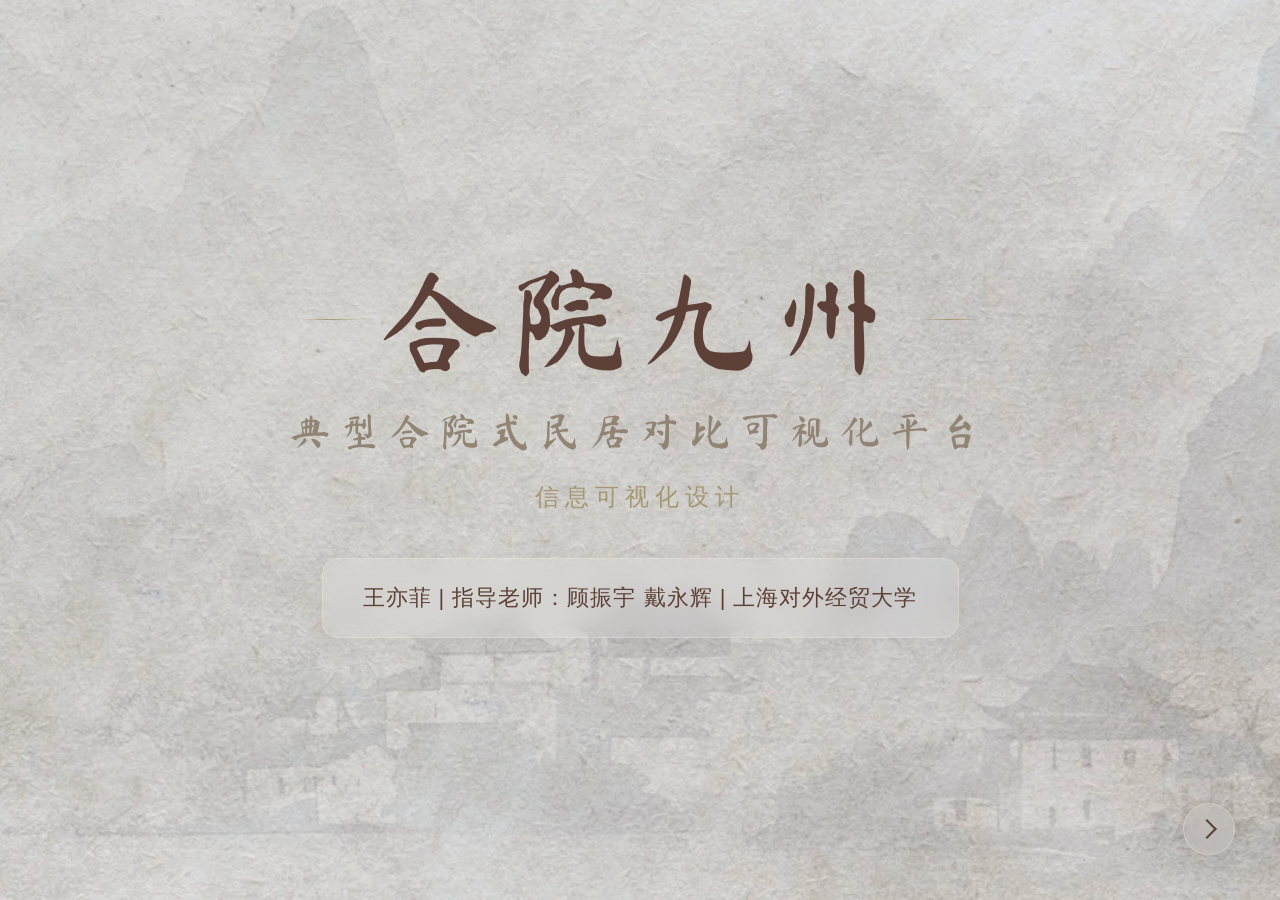
<file: index.html>
<!DOCTYPE html>
<html lang="zh-CN">
<head>
    <meta charset="UTF-8">
    <meta name="viewport" content="width=device-width, initial-scale=1.0">
    <title>合院九州·典型合院式民居对比可视化平台</title>
    <link rel="preconnect" href="https://fonts.googleapis.com">
    <link rel="preconnect" href="https://fonts.gstatic.com" crossorigin>
    <link href="https://fonts.googleapis.com/css2?family=Ma+Shan+Zheng&display=swap" rel="stylesheet">
    <style>
        :root {
            --bg-paper: #F0EAD6;
            --bg-gray: #E8E4D6;
            --text-main: #5D4037;
            --text-sub: #8B7D6B;
            --accent-gold: #a59770;
            --accent-red: #916767;
            --glass-bg: rgba(255, 255, 255, 0.12);
            --glass-bg-hover: rgba(255, 255, 255, 0.18);
            --glass-border: 1px solid rgba(240, 234, 214, 0.35);
            --glass-blur: 12px;
            --glass-shadow: 0 4px 24px rgba(93, 64, 55, 0.06);
            --glass-shadow-hover: 0 8px 32px rgba(93, 64, 55, 0.1);
        }

        * {
            margin: 0;
            padding: 0;
            box-sizing: border-box;
            font-family: "Microsoft YaHei", "PingFang SC", "Helvetica Neue", sans-serif;
        }

        body {
            background-color: transparent;
            overflow: hidden;
            height: 100vh;
            color: var(--text-main);
            position: relative;
        }

        .background-container {
            position: fixed;
            top: 0;
            left: 0;
            width: 100vw;
            height: 100vh;
            background-image: url('assets/古风纹理颜色.jpg');
            background-size: cover;
            background-position: center;
            background-attachment: fixed;
            /* filter: brightness(1) contrast(1.02) saturate(0.95); */
            z-index: -2;
        }

        .background-overlay {
            position: fixed;
            top: 0;
            left: 0;
            width: 100vw;
            height: 100vh;
            background: 
                radial-gradient(circle at 15% 25%, rgba(165, 151, 112, 0.08) 0%, transparent 50%),
                radial-gradient(circle at 85% 75%, rgba(145, 103, 103, 0.06) 0%, transparent 50%),
                radial-gradient(circle at 50% 50%, rgba(240, 234, 214, 0.04) 0%, transparent 60%);
            pointer-events: none;
            z-index: -1;
        }

        .page-container {
            position: relative;
            width: 100%;
            height: 100vh;
            overflow: hidden;
            z-index: 1;
        }

        .page {
            position: absolute;
            width: 100%;
            height: 100%;
            transition: transform 0.8s cubic-bezier(0.4, 0, 0.2, 1);
            display: flex;
            flex-direction: column;
            justify-content: center;
            align-items: center;
            padding: 40px;
        }

        .page-1 {
            left: 0;
        }

        .page-2 {
            left: 100%;
        }

        .page-container.show-page-2 .page-1 {
            transform: translateX(-100%);
        }

        .page-container.show-page-2 .page-2 {
            transform: translateX(-100%);
        }

        .main-title {
            font-size: 120px;
            font-weight: 400;
            color: var(--text-main);
            letter-spacing: 10px;
            margin-bottom: 20px;
            text-shadow: 0 2px 20px rgba(165, 151, 112, 0.15);
            position: relative;
            animation: titleGlow 4s ease-in-out infinite alternate;
            text-align: center;
            line-height: 1.2;
            font-family: "Ma Shan Zheng", "Microsoft YaHei", "PingFang SC", "Helvetica Neue", sans-serif;
        }

        @keyframes titleGlow {
            0% { text-shadow: 0 2px 20px rgba(165, 151, 112, 0.15); }
            100% { text-shadow: 0 4px 30px rgba(165, 151, 112, 0.25); }
        }

        .main-title::before,
        .main-title::after {
            content: '';
            position: absolute;
            top: 50%;
            width: 60px;
            height: 1px;
            background: linear-gradient(90deg, transparent, var(--accent-gold), transparent);
        }

        .main-title::before {
            left: -80px;
        }

        .main-title::after {
            right: -80px;
        }

        .subtitle {
            font-size: 40px;
            color: var(--text-sub);
            letter-spacing: 10px;
            margin-bottom: 12px;
            font-weight: 400;
            opacity: 0.9;
            text-align: center;
            font-family: "Ma Shan Zheng", "Microsoft YaHei", "PingFang SC", "Helvetica Neue", sans-serif;
        }

        .track-info {
            font-size: 24px;
            color: var(--accent-gold);
            letter-spacing: 6px;
            margin-bottom: 45px;
            font-weight: 400;
            font-family: "Microsoft YaHei", "PingFang SC", "Helvetica Neue", sans-serif;
        }

        .info-card {
            background: var(--glass-bg);
            backdrop-filter: blur(var(--glass-blur));
            -webkit-backdrop-filter: blur(var(--glass-blur));
            border: var(--glass-border);
            box-shadow: var(--glass-shadow);
            border-radius: 16px;
            padding: 24px 40px;
            margin-bottom: 16px;
            transition: all 0.4s cubic-bezier(0.25, 0.8, 0.25, 1);
            position: relative;
            overflow: hidden;
        }

        .info-card::before {
            content: '';
            position: absolute;
            top: 0;
            left: -100%;
            width: 100%;
            height: 100%;
            background: linear-gradient(90deg, transparent, rgba(165, 151, 112, 0.08), transparent);
            transition: left 0.8s ease;
        }

        .info-card:hover::before {
            left: 100%;
        }

        .info-card:hover {
            background: var(--glass-bg-hover);
            transform: translateY(-4px);
            box-shadow: var(--glass-shadow-hover);
            border-color: rgba(165, 151, 112, 0.3);
        }

        .info-value {
            font-size: 22px;
            color: var(--text-main);
            font-weight: 500;
            letter-spacing: 1px;
            font-family: "Microsoft YaHei", "PingFang SC", "Helvetica Neue", sans-serif;
        }

        .nav-btn {
            position: absolute;
            bottom: 45px;
            width: 52px;
            height: 52px;
            background: var(--glass-bg);
            backdrop-filter: blur(var(--glass-blur));
            -webkit-backdrop-filter: blur(var(--glass-blur));
            border: var(--glass-border);
            border-radius: 50%;
            cursor: pointer;
            transition: all 0.4s cubic-bezier(0.25, 0.8, 0.25, 1);
            display: flex;
            align-items: center;
            justify-content: center;
            box-shadow: var(--glass-shadow);
            z-index: 10;
        }

        .nav-btn:hover {
            background: rgba(165, 151, 112, 0.15);
            transform: scale(1.1);
            border-color: var(--accent-gold);
        }

        .nav-btn::after {
            content: '';
            width: 12px;
            height: 12px;
            border-right: 2px solid var(--text-main);
            border-bottom: 2px solid var(--text-main);
            transform: rotate(-45deg);
            transition: all 0.3s ease;
        }

        .nav-btn:hover::after {
            border-color: var(--accent-gold);
        }

        .nav-btn.prev {
            left: 45px;
        }

        .nav-btn.prev::after {
            transform: rotate(135deg);
            margin-left: 4px;
        }

        .nav-btn.next {
            right: 45px;
        }

        .nav-btn.next::after {
            margin-right: 4px;
        }

        .intro-title {
            font-size: 52px;
            font-weight: 400;
            color: var(--text-main);
            letter-spacing: 12px;
            margin-bottom: 40px;
            text-align: center;
            position: relative;
            font-family: "Ma Shan Zheng", "Microsoft YaHei", "PingFang SC", "Helvetica Neue", sans-serif;
        }

        .intro-title::after {
            content: '';
            position: absolute;
            bottom: -16px;
            left: 50%;
            transform: translateX(-50%);
            width: 100px;
            height: 1px;
            background: linear-gradient(90deg, transparent, var(--accent-gold), transparent);
        }

        .intro-grid {
            display: grid;
            grid-template-columns: repeat(1, 1fr);
            gap: 15px;
            max-width: 1200px;
            width: 100%;
            margin-bottom: 35px;
        }

        .intro-card {
            background: var(--glass-bg);
            backdrop-filter: blur(var(--glass-blur));
            -webkit-backdrop-filter: blur(var(--glass-blur));
            border: var(--glass-border);
            box-shadow: var(--glass-shadow);
            border-radius: 16px;
            padding: 28px 40px;
            transition: all 0.4s cubic-bezier(0.25, 0.8, 0.25, 1);
            position: relative;
            overflow: hidden;
        }

        .intro-card::before {
            content: '';
            position: absolute;
            top: 0;
            left: 0;
            right: 0;
            height: 2px;
            background: linear-gradient(90deg, transparent, var(--accent-gold), transparent);
            opacity: 0;
            transition: opacity 0.4s ease;
        }

        .intro-card:hover::before {
            opacity: 1;
        }

        .intro-card:hover {
            background: var(--glass-bg-hover);
            transform: translateY(-5px);
            box-shadow: var(--glass-shadow-hover);
            border-color: rgba(165, 151, 112, 0.3);
        }

        .intro-card-title {
            font-size: 20px;
            /* font-weight: 500; */
            color: var(--accent-gold);
            margin-bottom: 4px;
            letter-spacing: 2px;
            font-family: "Microsoft YaHei", "PingFang SC", "Helvetica Neue", sans-serif;
        }

        .intro-card-content {
            font-size: 18px;
            color: var(--text-sub);
            line-height: 2.2;
            letter-spacing: 1px;
            font-family: "Microsoft YaHei", "PingFang SC", "Helvetica Neue", sans-serif;
        }

        .enter-btn {
            background: linear-gradient(135deg, var(--accent-gold) 0%, rgba(165, 151, 112, 0.85) 100%);
            color: var(--bg-paper);
            border: none;
            padding: 10px 60px;
            font-size: 20px;
            font-weight: 500;
            letter-spacing: 6px;
            border-radius: 30px;
            cursor: pointer;
            transition: all 0.4s cubic-bezier(0.25, 0.8, 0.25, 1);
            text-decoration: none;
            box-shadow: 0 4px 20px rgba(165, 151, 112, 0.25);
            position: relative;
            overflow: hidden;
            font-family: "Microsoft YaHei", "PingFang SC", "Helvetica Neue", sans-serif;
        }

        .enter-btn::before {
            content: '';
            position: absolute;
            top: 0;
            left: -100%;
            width: 100%;
            height: 100%;
            background: linear-gradient(90deg, transparent, rgba(255, 255, 255, 0.25), transparent);
            transition: left 0.8s ease;
        }

        .enter-btn:hover::before {
            left: 100%;
        }

        .enter-btn:hover {
            transform: translateY(-4px);
            box-shadow: 0 8px 30px rgba(165, 151, 112, 0.35);
        }

        .enter-btn:active {
            transform: translateY(-2px);
        }

        @media (max-width: 768px) {
            .main-title {
                font-size: 60px;
                letter-spacing: 16px;
            }

            .main-title::before,
            .main-title::after {
                width: 30px;
            }

            .main-title::before {
                left: -40px;
            }

            .main-title::after {
                right: -40px;
            }

            .subtitle {
                font-size: 24px;
                letter-spacing: 8px;
            }

            .track-info {
                font-size: 18px;
                letter-spacing: 4px;
            }

            .info-value {
                font-size: 18px;
            }

            .intro-title {
                font-size: 36px;
                letter-spacing: 8px;
            }

            .intro-card-title {
                font-size: 18px;
            }

            .intro-card-content {
                font-size: 14px;
            }

            .intro-grid {
                grid-template-columns: 1fr;
                gap: 14px;
                max-height: 55vh;
                overflow-y: auto;
                padding-right: 10px;
            }

            .enter-btn {
                font-size: 18px;
                padding: 16px 48px;
            }

            .nav-btn {
                bottom: 35px;
                width: 44px;
                height: 44px;
            }

            .nav-btn.prev {
                left: 25px;
            }

            .nav-btn.next {
                right: 25px;
            }
        }
    </style>
</head>
<body>
    <div class="background-container"></div>
    <div class="background-overlay"></div>
    
    <div class="page-container" id="pageContainer">
        <div class="page page-1">
            <h1 class="main-title">合院九州</h1>
            <p class="subtitle">典型合院式民居对比可视化平台</p><br>
            <p class="track-info">信息可视化设计</p>
            
            <div class="info-card">
                <div class="info-value">王亦菲 | 指导老师：顾振宇 戴永辉 | 上海对外经贸大学</div>
            </div>
            
            <button class="nav-btn next" onclick="goToPage(2)"></button>
        </div>
        
        <div class="page page-2">
            <h2 class="intro-title">项目概览</h2>
            
            <div class="intro-grid">
                <div class="intro-card">
                    <div class="intro-card-title">项目背景</div>
                    <div class="intro-card-content">
                        合院式民居是中国传统居住文化的重要代表，承载着地域特色、营造智慧与人文精神。随着数字化时代的到来，将这些珍贵的建筑文化以更直观、更生动的方式呈现出来，以整体的方法进行总结，变得尤为重要。
                    </div>
                </div>
                
                <div class="intro-card">
                    <div class="intro-card-title">功能介绍</div>
                    <div class="intro-card-content">
                        平台围绕合院民居打造展示分析体系：按时间梳理历史发展与平面布局演变，从气候、地理等角度分析地域适应性，解读空间构造的建筑智慧，挖掘其所承载的文化内涵，并关注它在现代社会的传承与更新。同时提供典型民居图鉴，方便用户集中查阅、直观对比。
                    </div>
                </div>
                
                <div class="intro-card">
                    <div class="intro-card-title">项目展望</div>
                    <div class="intro-card-content">
                        未来，平台可继续扩充更多地区案例，丰富数据维度与交互形式，让传统民居的研究与展示更加全面。我们希望通过数字化手段，让更多人看见合院之美、理解建筑文化的价值，助力传统文化在新时代得到更好的保护、传播与延续。
                    </div>
                </div>
            </div>
            
            <a href="sub1_history.html" class="enter-btn">开始探索</a>
            
            <button class="nav-btn prev" onclick="goToPage(1)"></button>
        </div>
    </div>
    
    <script>
        function goToPage(pageNum) {
            const container = document.getElementById('pageContainer');
            if (pageNum === 2) {
                container.classList.add('show-page-2');
            } else {
                container.classList.remove('show-page-2');
            }
        }
        
        document.addEventListener('keydown', (e) => {
            const container = document.getElementById('pageContainer');
            const isPage2 = container.classList.contains('show-page-2');
            
            if (e.key === 'ArrowRight' && !isPage2) {
                goToPage(2);
            } else if (e.key === 'ArrowLeft' && isPage2) {
                goToPage(1);
            }
        });
    </script>
</body>
</html>
</file>
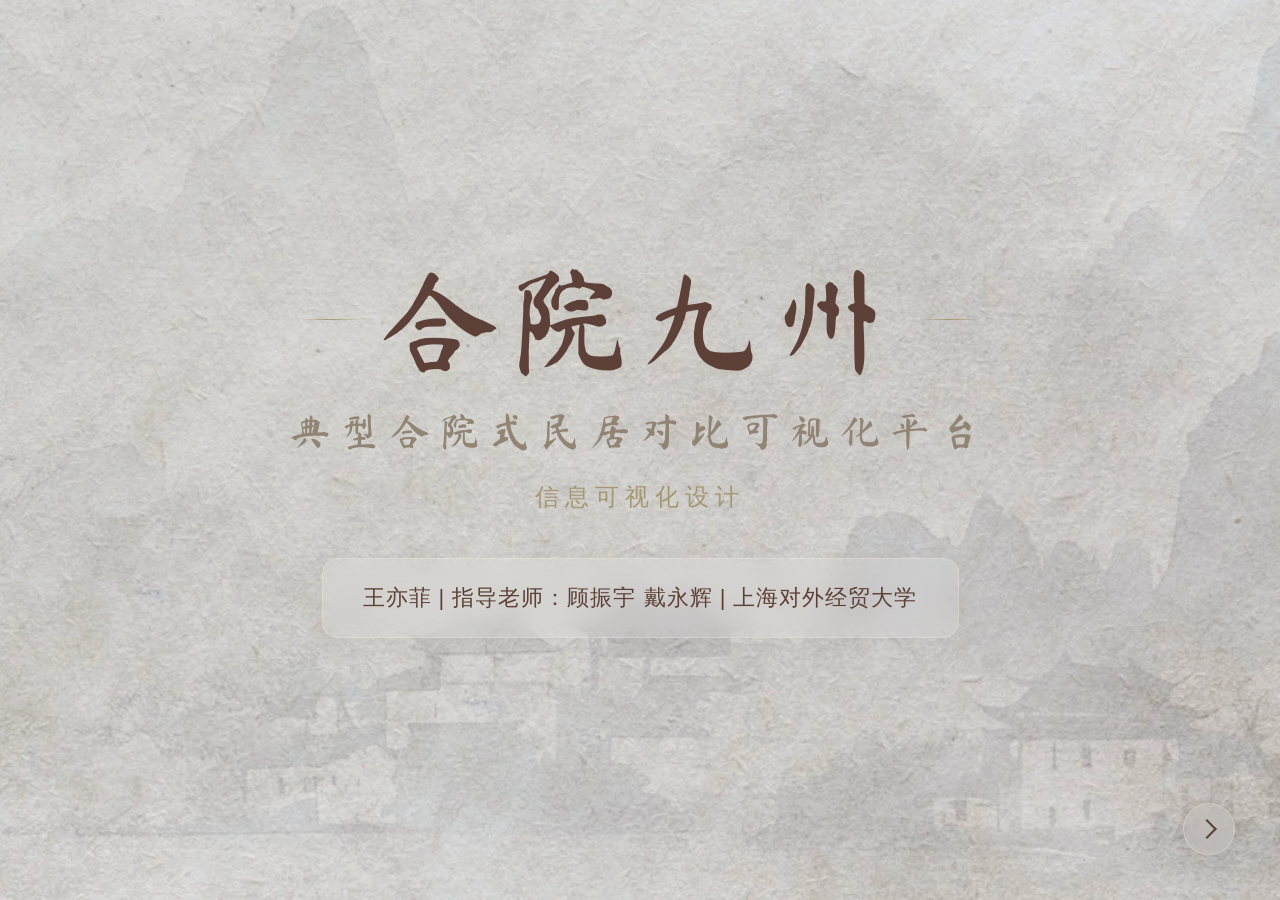
<file: cover2.html>
<!DOCTYPE html>
<html lang="zh-CN">
<head>
    <meta charset="UTF-8">
    <meta name="viewport" content="width=device-width, initial-scale=1.0">
    <title>合院九州·典型合院式民居对比可视化平台</title>
    <link rel="preconnect" href="https://fonts.googleapis.com">
    <link rel="preconnect" href="https://fonts.gstatic.com" crossorigin>
    <link href="https://fonts.googleapis.com/css2?family=Ma+Shan+Zheng&display=swap" rel="stylesheet">
    <style>
        :root {
            --bg-paper: #F0EAD6;
            --bg-gray: #E8E4D6;
            --text-main: #5D4037;
            --text-sub: #8B7D6B;
            --accent-gold: #a59770;
            --accent-red: #916767;
            --glass-bg: rgba(255, 255, 255, 0.12);
            --glass-bg-hover: rgba(255, 255, 255, 0.18);
            --glass-border: 1px solid rgba(240, 234, 214, 0.35);
            --glass-blur: 12px;
            --glass-shadow: 0 4px 24px rgba(93, 64, 55, 0.06);
            --glass-shadow-hover: 0 8px 32px rgba(93, 64, 55, 0.1);
        }

        * {
            margin: 0;
            padding: 0;
            box-sizing: border-box;
            font-family: "Microsoft YaHei", "PingFang SC", "Helvetica Neue", sans-serif;
        }

        body {
            background-color: transparent;
            overflow: hidden;
            height: 100vh;
            color: var(--text-main);
            position: relative;
        }

        .background-container {
            position: fixed;
            top: 0;
            left: 0;
            width: 100vw;
            height: 100vh;
            background-image: url('assets/古风纹理银色.jpg');
            background-size: cover;
            background-position: center;
            background-attachment: fixed;
            /* filter: brightness(1) contrast(1.02) saturate(0.95); */
            z-index: -2;
        }

        .background-overlay {
            position: fixed;
            top: 0;
            left: 0;
            width: 100vw;
            height: 100vh;
            background: 
                radial-gradient(circle at 15% 25%, rgba(165, 151, 112, 0.08) 0%, transparent 50%),
                radial-gradient(circle at 85% 75%, rgba(145, 103, 103, 0.06) 0%, transparent 50%),
                radial-gradient(circle at 50% 50%, rgba(240, 234, 214, 0.04) 0%, transparent 60%);
            pointer-events: none;
            z-index: -1;
        }

        .page-container {
            position: relative;
            width: 100%;
            height: 100vh;
            overflow: hidden;
            z-index: 1;
        }

        .page {
            position: absolute;
            width: 100%;
            height: 100%;
            transition: transform 0.8s cubic-bezier(0.4, 0, 0.2, 1);
            display: flex;
            flex-direction: column;
            justify-content: center;
            align-items: center;
            padding: 40px;
        }

        .page-1 {
            left: 0;
        }

        .page-2 {
            left: 100%;
        }

        .page-container.show-page-2 .page-1 {
            transform: translateX(-100%);
        }

        .page-container.show-page-2 .page-2 {
            transform: translateX(-100%);
        }

        .main-title {
            font-size: 120px;
            font-weight: 400;
            color: var(--text-main);
            letter-spacing: 10px;
            margin-bottom: 20px;
            text-shadow: 0 2px 20px rgba(165, 151, 112, 0.15);
            position: relative;
            animation: titleGlow 4s ease-in-out infinite alternate;
            text-align: center;
            line-height: 1.2;
            font-family: "Ma Shan Zheng", "Microsoft YaHei", "PingFang SC", "Helvetica Neue", sans-serif;
        }

        @keyframes titleGlow {
            0% { text-shadow: 0 2px 20px rgba(165, 151, 112, 0.15); }
            100% { text-shadow: 0 4px 30px rgba(165, 151, 112, 0.25); }
        }

        .main-title::before,
        .main-title::after {
            content: '';
            position: absolute;
            top: 50%;
            width: 60px;
            height: 1px;
            background: linear-gradient(90deg, transparent, var(--accent-gold), transparent);
        }

        .main-title::before {
            left: -80px;
        }

        .main-title::after {
            right: -80px;
        }

        .subtitle {
            font-size: 40px;
            color: var(--text-sub);
            letter-spacing: 10px;
            margin-bottom: 12px;
            font-weight: 400;
            opacity: 0.9;
            text-align: center;
            font-family: "Ma Shan Zheng", "Microsoft YaHei", "PingFang SC", "Helvetica Neue", sans-serif;
        }

        .track-info {
            font-size: 24px;
            color: var(--accent-gold);
            letter-spacing: 6px;
            margin-bottom: 45px;
            font-weight: 400;
            font-family: "Microsoft YaHei", "PingFang SC", "Helvetica Neue", sans-serif;
        }

        .info-card {
            background: var(--glass-bg);
            backdrop-filter: blur(var(--glass-blur));
            -webkit-backdrop-filter: blur(var(--glass-blur));
            border: var(--glass-border);
            box-shadow: var(--glass-shadow);
            border-radius: 16px;
            padding: 24px 40px;
            margin-bottom: 16px;
            transition: all 0.4s cubic-bezier(0.25, 0.8, 0.25, 1);
            position: relative;
            overflow: hidden;
        }

        .info-card::before {
            content: '';
            position: absolute;
            top: 0;
            left: -100%;
            width: 100%;
            height: 100%;
            background: linear-gradient(90deg, transparent, rgba(165, 151, 112, 0.08), transparent);
            transition: left 0.8s ease;
        }

        .info-card:hover::before {
            left: 100%;
        }

        .info-card:hover {
            background: var(--glass-bg-hover);
            transform: translateY(-4px);
            box-shadow: var(--glass-shadow-hover);
            border-color: rgba(165, 151, 112, 0.3);
        }

        .info-value {
            font-size: 22px;
            color: var(--text-main);
            font-weight: 500;
            letter-spacing: 1px;
            font-family: "Microsoft YaHei", "PingFang SC", "Helvetica Neue", sans-serif;
        }

        .nav-btn {
            position: absolute;
            bottom: 45px;
            width: 52px;
            height: 52px;
            background: var(--glass-bg);
            backdrop-filter: blur(var(--glass-blur));
            -webkit-backdrop-filter: blur(var(--glass-blur));
            border: var(--glass-border);
            border-radius: 50%;
            cursor: pointer;
            transition: all 0.4s cubic-bezier(0.25, 0.8, 0.25, 1);
            display: flex;
            align-items: center;
            justify-content: center;
            box-shadow: var(--glass-shadow);
            z-index: 10;
        }

        .nav-btn:hover {
            background: rgba(165, 151, 112, 0.15);
            transform: scale(1.1);
            border-color: var(--accent-gold);
        }

        .nav-btn::after {
            content: '';
            width: 12px;
            height: 12px;
            border-right: 2px solid var(--text-main);
            border-bottom: 2px solid var(--text-main);
            transform: rotate(-45deg);
            transition: all 0.3s ease;
        }

        .nav-btn:hover::after {
            border-color: var(--accent-gold);
        }

        .nav-btn.prev {
            left: 45px;
        }

        .nav-btn.prev::after {
            transform: rotate(135deg);
            margin-left: 4px;
        }

        .nav-btn.next {
            right: 45px;
        }

        .nav-btn.next::after {
            margin-right: 4px;
        }

        .intro-title {
            font-size: 52px;
            font-weight: 400;
            color: var(--text-main);
            letter-spacing: 12px;
            margin-bottom: 40px;
            text-align: center;
            position: relative;
            font-family: "Ma Shan Zheng", "Microsoft YaHei", "PingFang SC", "Helvetica Neue", sans-serif;
        }

        .intro-title::after {
            content: '';
            position: absolute;
            bottom: -16px;
            left: 50%;
            transform: translateX(-50%);
            width: 100px;
            height: 1px;
            background: linear-gradient(90deg, transparent, var(--accent-gold), transparent);
        }

        .intro-grid {
            display: grid;
            grid-template-columns: repeat(1, 1fr);
            gap: 15px;
            max-width: 1200px;
            width: 100%;
            margin-bottom: 35px;
        }

        .intro-card {
            background: var(--glass-bg);
            backdrop-filter: blur(var(--glass-blur));
            -webkit-backdrop-filter: blur(var(--glass-blur));
            border: var(--glass-border);
            box-shadow: var(--glass-shadow);
            border-radius: 16px;
            padding: 28px 40px;
            transition: all 0.4s cubic-bezier(0.25, 0.8, 0.25, 1);
            position: relative;
            overflow: hidden;
        }

        .intro-card::before {
            content: '';
            position: absolute;
            top: 0;
            left: 0;
            right: 0;
            height: 2px;
            background: linear-gradient(90deg, transparent, var(--accent-gold), transparent);
            opacity: 0;
            transition: opacity 0.4s ease;
        }

        .intro-card:hover::before {
            opacity: 1;
        }

        .intro-card:hover {
            background: var(--glass-bg-hover);
            transform: translateY(-5px);
            box-shadow: var(--glass-shadow-hover);
            border-color: rgba(165, 151, 112, 0.3);
        }

        .intro-card-title {
            font-size: 20px;
            /* font-weight: 500; */
            color: var(--accent-gold);
            margin-bottom: 4px;
            letter-spacing: 2px;
            font-family: "Microsoft YaHei", "PingFang SC", "Helvetica Neue", sans-serif;
        }

        .intro-card-content {
            font-size: 18px;
            color: var(--text-sub);
            line-height: 2.2;
            letter-spacing: 1px;
            font-family: "Microsoft YaHei", "PingFang SC", "Helvetica Neue", sans-serif;
        }

        .enter-btn {
            background: linear-gradient(135deg, var(--accent-gold) 0%, rgba(165, 151, 112, 0.85) 100%);
            color: var(--bg-paper);
            border: none;
            padding: 10px 60px;
            font-size: 20px;
            font-weight: 500;
            letter-spacing: 6px;
            border-radius: 30px;
            cursor: pointer;
            transition: all 0.4s cubic-bezier(0.25, 0.8, 0.25, 1);
            text-decoration: none;
            box-shadow: 0 4px 20px rgba(165, 151, 112, 0.25);
            position: relative;
            overflow: hidden;
            font-family: "Microsoft YaHei", "PingFang SC", "Helvetica Neue", sans-serif;
        }

        .enter-btn::before {
            content: '';
            position: absolute;
            top: 0;
            left: -100%;
            width: 100%;
            height: 100%;
            background: linear-gradient(90deg, transparent, rgba(255, 255, 255, 0.25), transparent);
            transition: left 0.8s ease;
        }

        .enter-btn:hover::before {
            left: 100%;
        }

        .enter-btn:hover {
            transform: translateY(-4px);
            box-shadow: 0 8px 30px rgba(165, 151, 112, 0.35);
        }

        .enter-btn:active {
            transform: translateY(-2px);
        }

        @media (max-width: 768px) {
            .main-title {
                font-size: 60px;
                letter-spacing: 16px;
            }

            .main-title::before,
            .main-title::after {
                width: 30px;
            }

            .main-title::before {
                left: -40px;
            }

            .main-title::after {
                right: -40px;
            }

            .subtitle {
                font-size: 24px;
                letter-spacing: 8px;
            }

            .track-info {
                font-size: 18px;
                letter-spacing: 4px;
            }

            .info-value {
                font-size: 18px;
            }

            .intro-title {
                font-size: 36px;
                letter-spacing: 8px;
            }

            .intro-card-title {
                font-size: 18px;
            }

            .intro-card-content {
                font-size: 14px;
            }

            .intro-grid {
                grid-template-columns: 1fr;
                gap: 14px;
                max-height: 55vh;
                overflow-y: auto;
                padding-right: 10px;
            }

            .enter-btn {
                font-size: 18px;
                padding: 16px 48px;
            }

            .nav-btn {
                bottom: 35px;
                width: 44px;
                height: 44px;
            }

            .nav-btn.prev {
                left: 25px;
            }

            .nav-btn.next {
                right: 25px;
            }
        }
    </style>
</head>
<body>
    <div class="background-container"></div>
    <div class="background-overlay"></div>
    
    <div class="page-container" id="pageContainer">
        <div class="page page-1">
            <h1 class="main-title">合院九州</h1>
            <p class="subtitle">典型合院式民居对比可视化平台</p><br>
            <p class="track-info">信息可视化设计</p>
            
            <div class="info-card">
                <div class="info-value">王亦菲 | 指导老师：顾振宇 戴永辉 | 上海对外经贸大学</div>
            </div>
            
            <button class="nav-btn next" onclick="goToPage(2)"></button>
        </div>
        
        <div class="page page-2">
            <h2 class="intro-title">项目概览</h2>
            
            <div class="intro-grid">
                <div class="intro-card">
                    <div class="intro-card-title">项目背景</div>
                    <div class="intro-card-content">
                        合院式民居是中国传统居住文化的重要代表，承载着地域特色、营造智慧与人文精神。随着数字化时代的到来，将这些珍贵的建筑文化以更直观、更生动的方式呈现出来，以整体的方法进行总结，变得尤为重要。
                    </div>
                </div>
                
                <div class="intro-card">
                    <div class="intro-card-title">功能介绍</div>
                    <div class="intro-card-content">
                        平台围绕合院民居打造展示分析体系：按时间梳理历史发展与平面布局演变，从气候、地理等角度分析地域适应性，解读空间构造的建筑智慧，挖掘其所承载的文化内涵，并关注它在现代社会的传承与更新。同时提供典型民居图鉴，方便用户集中查阅、直观对比。
                    </div>
                </div>
                
                <div class="intro-card">
                    <div class="intro-card-title">项目展望</div>
                    <div class="intro-card-content">
                        未来，平台可继续扩充更多地区案例，丰富数据维度与交互形式，让传统民居的研究与展示更加全面。我们希望通过数字化手段，让更多人看见合院之美、理解建筑文化的价值，助力传统文化在新时代得到更好的保护、传播与延续。
                    </div>
                </div>
            </div>
            
            <a href="sub1_history.html" class="enter-btn">开始探索</a>
            
            <button class="nav-btn prev" onclick="goToPage(1)"></button>
        </div>
    </div>
    
    <script>
        function goToPage(pageNum) {
            const container = document.getElementById('pageContainer');
            if (pageNum === 2) {
                container.classList.add('show-page-2');
            } else {
                container.classList.remove('show-page-2');
            }
        }
        
        document.addEventListener('keydown', (e) => {
            const container = document.getElementById('pageContainer');
            const isPage2 = container.classList.contains('show-page-2');
            
            if (e.key === 'ArrowRight' && !isPage2) {
                goToPage(2);
            } else if (e.key === 'ArrowLeft' && isPage2) {
                goToPage(1);
            }
        });
    </script>
</body>
</html>
</file>
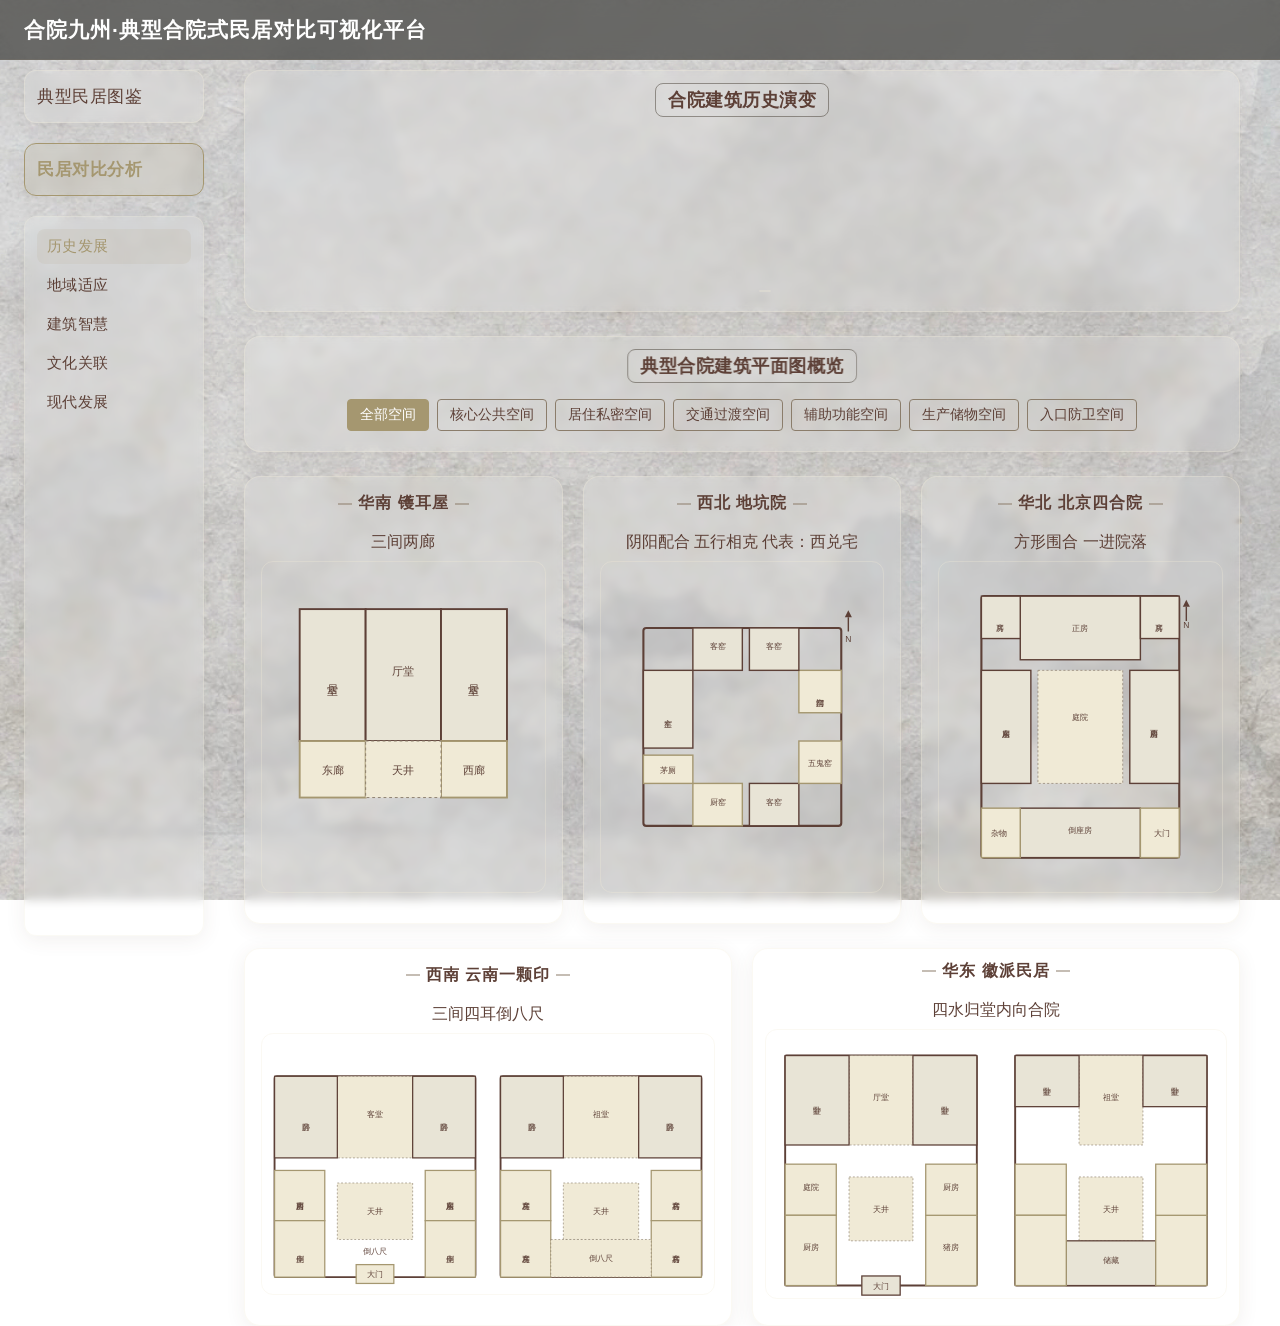
<file: sub1_history.html>
<!DOCTYPE html>
<html lang="zh-CN">
<head>
    <meta charset="UTF-8">
    <meta name="viewport" content="width=device-width, initial-scale=1.0">
    <script src="https://cdn.bootcdn.net/ajax/libs/echarts/5.4.3/echarts.min.js"></script>
    <title>合院九州 · 历史变革</title>
    <link rel="stylesheet" href="assets/css/style.css">
    <style>
        @keyframes fadeIn {
            from { opacity: 0; transform: translateY(10px); }
            to   { opacity: 1; transform: translateY(0); }
        }

        .right-content {
            display: flex;
            flex-direction: column;
            height: 100%;
            gap: 24px;
            padding: 0 16px;
        }

        /* 时间轴容器：强制显示，固定高度 */
        .timeline-wrapper {
            width: 100%;
            position: relative;
            display: block !important;
            flex: 1;
        }

        /* 强制显示时间轴图表 */
        #timelineChart {
            width: 100% !important;
            height: 100% !important;
            display: block !important;
            opacity: 1 !important;
            min-height: 200px;
        }

        /* 详情区域：固定布局，适配卡片样式 */
        .detail-wrapper {
            display: grid;
            grid-template-columns: 1fr 1fr;
            gap: 30px;
            align-items: center;
            flex: 1;
        }

        /* 文字区域样式优化 */
        .detail-text {
            display: flex;
            flex-direction: column;
            justify-content: center;
            gap: 18px;
            padding: 8px;
        }

        /* 图片区域固定大小 */
        .detail-img {
            width: 80%;
            max-width: 500px;
            height: auto;
            max-height: 400px;
            margin: 0 auto;
            border-radius: 12px;
            overflow: hidden;
            border: var(--glass-border);
        }
        .detail-img img {
            width: 100%;
            height: 100%;
            object-fit: cover;
        }

        /* 放大文字样式 */
        .timeline-year {
            font-size: 36px !important;
            font-weight: 700;
            color: var(--text-main) !important;
        }
        .timeline-title {
            font-size: 24px !important;
            font-weight: 600;
            color: var(--text-main) !important;
        }
        .timeline-desc {
            font-size: 18px !important;
            line-height: 1.8;
            color: var(--text-sub) !important;
        }
        .plan-svg {
            display: flex;
            flex-direction: row;
            gap: 0;
            height: 100%;
            }
        /* 响应式适配 */
        @media (max-width: 900px) {
            .detail-wrapper {
                grid-template-columns: 1fr;
                height: auto;
            }
            .chart-card {
                height: auto;
                min-height: 600px;
            }
        }

        /* 平面图SVG内部样式 */
        .plan-svg svg .outer {stroke:var(--text-main);stroke-width:3;fill:none;}
        .plan-svg svg .house {stroke:var(--text-main);stroke-width:2;fill:var(--bg-gray);}
        .plan-svg svg .sub {stroke:var(--accent-gold);stroke-width:2;fill:var(--bg-paper);}
        .plan-svg svg .yard {stroke:var(--text-sub);stroke-dasharray:3,3;fill:var(--bg-paper);}
        .plan-svg svg .label {font-family:inherit;fill:var(--text-main);font-size:12px;text-anchor:middle;}

        /* 分类筛选按钮 */
        .category-filter {
            display: flex;
            flex-wrap: wrap;
            gap: 8px;
            margin-top: 42px;
            padding: 8px;
            border-radius: 8px;
        }
        .filter-btn {
            padding: 6px 12px;
            border: 1px solid var(--text-sub);
            border-radius: 4px;
            background: transparent;
            color: var(--text-main);
            cursor: pointer;
            transition: all 0.3s;
            font-size: 14px;
        }
        .filter-btn.active {
            background: var(--accent-gold);
            border-color: var(--accent-gold);
            color: #fff;
        }
        .filter-btn:hover {
            background: rgba(212,185,140,0.2);
        }

        /* 空间高亮样式 */
        .space-highlight {
            fill: #d1bd7f !important; /* 高亮色 */
            stroke: #6f6e6a !important;
        }
        .yard-highlight {
            stroke: #d1bd7f !important;
            stroke-width: 2 !important;
        }

        /* hover提示框 */
        .space-tooltip {
            position: absolute;
            padding: 8px 12px;
            background: rgba(68, 46, 20, 0.7);
            color: #fff;
            border-radius: 4px;
            font-size: 14px;
            pointer-events: none;
            z-index: 9999;
            opacity: 0;
            transition: opacity 0.2s;
            max-width: 200px;
        }
    </style>
</head>
<body>
    <div class="background-container"></div>

    <div class="header">
        <h1>合院九州·典型合院式民居对比可视化平台</h1>
    </div>

    <div class="analysis-page">
        <div class="menu-column">
            <button class="main-menu-btn">典型民居图鉴</button>
            <button class="main-menu-btn active">民居对比分析</button>
            <div class="sub-menu-container">
                <button class="sub-menu-item active" data-type="history">历史发展</button>
                <button class="sub-menu-item" data-type="adaptation">地域适应</button>
                <button class="sub-menu-item" data-type="wisdom">建筑智慧</button>
                <button class="sub-menu-item" data-type="culture">文化关联</button>
                <button class="sub-menu-item" data-type="modern">现代发展</button>
            </div>
        </div>

        <div class="right-content">
            <div class="card chart-card">
                <div class="chart-title">合院建筑历史演变</div>
                <!-- 时间轴区域 -->
                <div class="timeline-wrapper">
                    <div id="timelineChart"></div>
                </div>
                <!-- 详情区域 -->
                <div class="detail-wrapper">
                    <div class="detail-text" id="detailText" style="text-align: left;"></div>
                    <div class="detail-img" id="detailImg"></div>
                </div>
            </div>
            <div class="card chart-card">
                <div class="chart-title">典型合院建筑平面图概览</div>
                <div class="category-filter">
                    <button class="filter-btn active" data-category="all">全部空间</button>
                    <button class="filter-btn" data-category="public">核心公共空间</button>
                    <button class="filter-btn" data-category="living">居住私密空间</button>
                    <button class="filter-btn" data-category="transition">交通过渡空间</button>
                    <button class="filter-btn" data-category="auxiliary">辅助功能空间</button>
                    <button class="filter-btn" data-category="production">生产储物空间</button>
                    <button class="filter-btn" data-category="entrance">入口防卫空间</button>
                </div>
            </div>
            <div class="bottom-charts">
                <!-- 1. 华南 镬耳屋 平面图 -->
                <div class="card glass-hover">
                    <div class="analysis-title-text" style="font-size: 16px; letter-spacing: 1px; margin-bottom: 10px;">华南 镬耳屋</div>
                    <div class="detail-text">三间两廊</div>
                    <div class="plan-svg culture-scene-img">
                        <svg width="100%" height="100%" viewBox="0 0 300 350" xmlns="http://www.w3.org/2000/svg">

                            <rect x="40"  y="50" width="70" height="140" class="house space-living" data-name="东居室" data-desc="日常起居、私密休息，长幼分住的东向居室"></rect>
                            <rect x="110" y="50" width="80" height="140" class="house space-public" data-name="厅堂" data-desc="家族核心、礼仪接待，镬耳屋的中心公共空间"></rect>
                            <rect x="190" y="50" width="70" height="140" class="house space-living" data-name="西居室" data-desc="日常起居、私密休息，长幼分住的西向居室"></rect>

                            <rect x="40"  y="190" width="70" height="60" class="sub space-auxiliary space-entrance" data-name="东廊" data-desc="兼具厨房、门房功能，入户过渡的辅助空间。一方面便于空气流通、消暑散热；另一方面靠着廊庑连接了建筑的骨骼，起到隔绝风雨、遮挡阳光的作用。"></rect>
                            <rect x="190" y="190" width="70" height="60" class="sub space-auxiliary space-entrance" data-name="西廊" data-desc="兼具厨房、门房功能，入户过渡的辅助空间。一方面便于空气流通、消暑散热；另一方面靠着廊庑连接了建筑的骨骼，起到隔绝风雨、遮挡阳光的作用。"></rect>
                            <rect x="110" y="190" width="80" height="60" class="yard space-transition" data-name="天井" data-desc="窄长型天井，镬耳屋的采光通风核心"></rect>

                            <text x="150" y="120" class="label">厅堂</text>
                            <text x="75"  y="120" class="label" writing-mode="vertical-rl">居室</text>
                            <text x="225" y="120" class="label" writing-mode="vertical-rl">居室</text>
                            <text x="75"  y="225" class="label">东廊</text>
                            <text x="225" y="225" class="label">西廊</text>
                            <text x="150" y="225" class="label">天井</text>
                        </svg>
                    </div>
                </div>

                <!-- 2. 西北 地坑院 平面图 -->
                <div class="card glass-hover">
                    <div class="analysis-title-text" style="font-size: 16px; letter-spacing: 1px; margin-bottom: 10px;">西北 地坑院</div>
                    <div class="detail-text">阴阳配合 五行相克  代表：西兑宅</div>
                    <div class="plan-svg culture-scene-img">
                        <svg width="100%" height="100%" viewBox="0 0 400 400" xmlns="http://www.w3.org/2000/svg">

                            <rect x="60" y="60" width="280" height="280" rx="4" class="outer" />

                            <!-- 主窑 -->
                            <rect x="60" y="120" width="70" height="110" class="house space-public" data-name="主窑" data-desc="地势较高的阳位，宜宅主为金命相者。地坑院核心公共空间，家族起居、待客的主要区域"></rect>

                            <!-- 门洞窑 -->
                            <rect x="280" y="120" width="60" height="60" class="sub space-entrance" data-name="门洞窑" data-desc="地坑院入口，兼具防卫和过渡功能"></rect>

                            <!-- 厨窑 -->
                            <rect x="130" y="280" width="70" height="60" class="sub space-auxiliary" data-name="厨窑" data-desc="烹饪、餐饮的辅助功能空间"></rect>

                            <!-- 客窑（3个） -->
                            <rect x="130" y="60" width="70" height="60" class="house space-living" data-name="客窑" data-desc="接待宾客的居住空间"></rect>
                            <rect x="210" y="60" width="70" height="60" class="house space-living" data-name="客窑" data-desc="接待宾客的居住空间"></rect>
                            <rect x="210" y="280" width="70" height="60" class="house space-living" data-name="客窑" data-desc="接待宾客的居住空间"></rect>

                            <!-- 五鬼窑 -->
                            <rect x="280" y="220" width="60" height="60" class="sub space-auxiliary" data-name="五鬼窑" data-desc="五鬼窑（也叫绝命窑）呈凶性，被认为是全窑院最不好的窑洞，常用来圈养牲口、磨面和放农具杂物。因石磨是白虎星，可以镇邪。"></rect>

                            <!-- 茅厕 -->
                            <rect x="60" y="240" width="70" height="40" class="sub space-auxiliary" data-name="茅厕" data-desc="卫生功能的辅助空间"></rect>
                            
                            <text x="95" y="180" class="label" writing-mode="vertical-rl">主窑</text>
                            <text x="310" y="150" class="label" writing-mode="vertical-rl">门洞窑</text>
                            <text x="165" y="310" class="label">厨窑</text>
                            <text x="165" y="90" class="label">客窑</text>
                            <text x="245" y="90" class="label">客窑</text>
                            <text x="245" y="310" class="label">客窑</text>
                            <text x="310" y="255" class="label">五鬼窑</text>
                            <text x="95" y="265" class="label">茅厕</text>

                            <g transform="translate(350,50)">
                                <polygon points="0,-15 5,-5 -5,-5" fill="var(--text-main)" />
                                <line x1="0" y1="-5" x2="0" y2="15" stroke="var(--text-main)" stroke-width="2" />
                                <text x="0" y="30" class="label">N</text>
                            </g>
                        </svg>
                    </div>
                </div>

                <!-- 3. 华北 北京四合院 平面图 -->
                <div class="card glass-hover">
                    <div class="analysis-title-text" style="font-size: 16px; letter-spacing: 1px; margin-bottom: 10px;">华北 北京四合院</div>
                    <div class="detail-text">方形围合 一进院落</div>
                    <div class="plan-svg culture-scene-img">
                        <svg width="100%" height="100%" viewBox="0 0 400 450" xmlns="http://www.w3.org/2000/svg">

                            <rect x="60" y="40" width="280" height="370" rx="4" class="outer" />
                            <!-- 正房 -->
                            <rect x="115" y="40" width="170" height="90" class="house space-public" data-name="正房" data-desc="四合院核心，长辈居住的公共/私密复合空间"></rect>

                            <!-- 东/西厢房 -->
                            <rect x="60" y="145" width="70" height="160" class="house space-living" data-name="东厢房" data-desc="晚辈居住的私密空间"></rect>
                            <rect x="270" y="145" width="70" height="160" class="house space-living" data-name="西厢房" data-desc="晚辈居住的私密空间"></rect>

                            <!-- 倒座房 -->
                            <rect x="115" y="340" width="170" height="70" class="house space-public" data-name="倒座房" data-desc="门房、杂役居住的公共过渡空间"></rect>

                            <!-- 大门 -->
                            <rect x="285" y="340" width="55" height="70" class="sub space-entrance" data-name="大门" data-desc="四合院入口，防卫和过渡功能"></rect>

                            <!-- 杂物房 -->
                            <rect x="60" y="340" width="55" height="70" class="sub space-production" data-name="杂物房" data-desc="存储生活物资的生产储物空间"></rect>

                            <!-- 庭院 -->
                            <rect x="140" y="145" width="120" height="160" class="yard space-transition" data-name="庭院" data-desc="四合院核心过渡空间，采光通风、日常活动"></rect>

                            <!-- 耳房 -->
                            <rect x="60" y="40" width="55" height="60" class="house space-auxiliary" data-name="东耳房" data-desc="辅助性居住/储物空间"></rect>
                            <rect x="285" y="40" width="55" height="60" class="house space-auxiliary" data-name="西耳房" data-desc="辅助性居住/储物空间"></rect>

                            <text x="200" y="90" class="label">正房</text>
                            <text x="95" y="220" class="label" writing-mode="vertical-rl">东厢房</text>
                            <text x="305" y="220" class="label" writing-mode="vertical-rl">西厢房</text>
                            <text x="200" y="375" class="label">倒座房</text>
                            <text x="315" y="380" class="label">大门</text>
                            <text x="85" y="380" class="label">杂物</text>
                            <text x="200" y="215" class="label">庭院</text>
                            <text x="87" y="70" class="label" writing-mode="vertical-rl">耳房</text>
                            <text x="312" y="70" class="label" writing-mode="vertical-rl">耳房</text>

                            <g transform="translate(350, 60)">
                                <polygon points="0,-15 5,-5 -5,-5" fill="var(--text-main)" />
                                <line x1="0" y1="-5" x2="0" y2="15" stroke="var(--text-main)" stroke-width="2" />
                                <text x="0" y="25" class="label">N</text>
                            </g>
                        </svg>
                    </div>
                </div>
            </div>

            <div class="bottom-charts" style="grid-template-columns: 1fr 1fr;">
                <!-- 4. 西南 云南一颗印 下层 + 上层 -->
                <div class="card glass-hover">
                    <div class="analysis-title-text" style="font-size: 16px; letter-spacing: 1px; margin-bottom: 10px;">西南 云南一颗印</div>
                    <div class="detail-text">三间四耳倒八尺</div>
                    <div class="plan-svg culture-scene-img">
                        <svg width="100%" height="100%" viewBox="0 0 360 360" xmlns="http://www.w3.org/2000/svg">

                            <rect x="20" y="40" width="320" height="320" rx="4" class="outer" />

                            <!-- 客堂：公共 -->
                            <rect x="120" y="40" width="120" height="130" class="yard space-public" 
                                data-name="客堂" data-desc="面朝天井，中间为客堂（明间），是家族待客、议事的核心"></rect>
                            <!-- 卧房：居住 -->
                            <rect x="20" y="40" width="100" height="130" class="house space-living" 
                                data-name="卧房" data-desc="家人私密居住空间"></rect>
                            <rect x="240" y="40" width="100" height="130" class="house space-living" 
                                data-name="卧房" data-desc="家人私密居住空间"></rect>

                            <!-- 灶房：辅助 -->
                            <rect x="260" y="190" width="80" height="80" class="sub space-auxiliary" 
                                data-name="东厢房" data-desc="多为灶房（厨房），紧邻天井便于排烟、取水"></rect>
                            <!-- 马厩：生产储物 -->
                            <rect x="20" y="190" width="80" height="80" class="sub space-production" 
                                data-name="西厢房" data-desc="多为马厩/杂物间，也可作为晚辈卧房。"></rect>

                            <!-- 猪圈：生产 -->
                            <rect x="20" y="270" width="80" height="90" class="sub space-production" 
                                data-name="倒座" data-desc="沿天井南侧分布，功能为猪圈/杂物间。南侧正中为大门，是唯一对外出入口。"></rect>
                            <!-- 杂物：生产 -->
                            <rect x="260" y="270" width="80" height="90" class="sub space-production" 
                                data-name="倒座" data-desc="沿天井南侧分布，功能为猪圈/杂物间。南侧正中为大门，是唯一对外出入口。"></rect>

                            <!-- 大门：入口 -->
                            <rect x="150" y="340" width="60" height="30" class="sub space-entrance" 
                                data-name="大门" data-desc="住宅入口，防卫过渡"></rect>

                            <!-- 天井：过渡 -->
                            <rect x="120" y="210" width="120" height="90" class="yard space-transition" 
                                data-name="天井" data-desc="采光、通风、排水核心过渡空间"></rect>

                            <text x="180" y="105" class="label">客堂</text>
                            <text x="70" y="105" class="label" writing-mode="vertical-rl">卧房</text>
                            <text x="290" y="105" class="label" writing-mode="vertical-rl">卧房</text>
                            <text x="300" y="230" class="label" writing-mode="vertical-rl">东厢房</text>
                            <text x="60" y="230" class="label" writing-mode="vertical-rl">西厢房</text>
                            <text x="60" y="315" class="label" writing-mode="vertical-rl">倒座</text>
                            <text x="300" y="315" class="label" writing-mode="vertical-rl">倒座</text>
                            <text x="180" y="360" class="label">大门</text>
                            <text x="180" y="260" class="label">天井</text>
                            <text x="180" y="323" class="label">倒八尺</text>
                        </svg>

                        <!-- 上层 -->
                        <svg width="100%" height="100%" viewBox="0 0 360 360" xmlns="http://www.w3.org/2000/svg">
                       
                            <rect x="20" y="40" width="320" height="320" rx="4" class="outer" />

                            <!-- 祖堂：公共 -->
                            <rect x="120" y="40" width="120" height="130" class="yard space-public" 
                                data-name="祖堂" data-desc="祭祀、家族礼仪核心公共空间"></rect>
                            <!-- 卧房：居住 -->
                            <rect x="20" y="40" width="100" height="130" class="house space-living" 
                                data-name="卧房" data-desc="长辈、主人居住"></rect>
                            <rect x="240" y="40" width="100" height="130" class="house space-living" 
                                data-name="卧房" data-desc="长辈、主人居住"></rect>

                            <!-- 耳房：辅助 -->
                            <rect x="260" y="190" width="80" height="80" class="sub space-auxiliary" 
                                data-name="右耳房" data-desc="辅助居住、储物"></rect>
                            <rect x="260" y="270" width="80" height="90" class="sub space-auxiliary" 
                                data-name="右耳房" data-desc="辅助居住、储物"></rect>
                            <rect x="20" y="190" width="80" height="80" class="sub space-auxiliary" 
                                data-name="左耳房" data-desc="辅助居住、储物"></rect>
                            <rect x="20" y="270" width="80" height="90" class="sub space-auxiliary" 
                                data-name="左耳房" data-desc="辅助居住、储物"></rect>

                            <!-- 天井：过渡 -->
                            <rect x="120" y="210" width="120" height="90" class="yard space-transition" 
                                data-name="天井" data-desc="上层采光、通风过渡空间"></rect>
                            <rect x="100" y="300" width="160" height="60" class="yard space-transition" 
                                data-name="倒八尺" data-desc="连接内外的过渡通道"></rect>

                            <text x="180" y="105" class="label">祖堂</text>
                            <text x="70" y="105" class="label" writing-mode="vertical-rl">卧房</text>
                            <text x="290" y="105" class="label" writing-mode="vertical-rl">卧房</text>
                            <text x="300" y="230" class="label" writing-mode="vertical-rl">右耳房</text>
                            <text x="300" y="315" class="label" writing-mode="vertical-rl">右耳房</text>
                            <text x="60" y="230" class="label" writing-mode="vertical-rl">左耳房</text>
                            <text x="60" y="315" class="label" writing-mode="vertical-rl">左耳房</text>
                            <text x="180" y="260" class="label">天井</text>
                            <text x="180" y="335" class="label">倒八尺</text>
                        </svg>
                    </div>
                </div>

                <!-- 5. 华东 徽派民居 一层 + 二层 -->
                <div class="card chart-card">
                    <div class="analysis-title-text" style="font-size: 16px; letter-spacing: 1px; margin-bottom: 10px;">华东 徽派民居</div>
                    <div class="detail-text">四水归堂内向合院</div>
                    <div class="plan-svg culture-scene-img">
                    <!-- 一层 -->
                    <svg width="100%" height="100%" viewBox="0 0 360 420" xmlns="http://www.w3.org/2000/svg">
                        
                        <rect x="30" y="40" width="300" height="360" rx="2" class="outer" />

                        <!-- 天井：过渡 -->
                        <rect x="130" y="230" width="100" height="100" class="yard space-transition" 
                            data-name="天井" data-desc="徽派中心天井，采光通风、聚气排水"></rect>
                        <!-- 大门：入口 -->
                        <rect x="150" y="385" width="60" height="30" class="house space-entrance" 
                            data-name="大门" data-desc="宅院入口，礼仪与防卫"></rect>
                        <!-- 厅堂：公共 -->
                        <rect x="130" y="40" width="100" height="140" class="yard space-public" 
                            data-name="厅堂" data-desc="轴线核心，家族礼仪、待客、议事核心"></rect>

                        <!-- 卧室：居住 -->
                        <rect x="30" y="40" width="100" height="140" class="house space-living" 
                            data-name="卧室" data-desc="家人私密居住空间"></rect>
                        <rect x="230" y="40" width="100" height="140" class="house space-living" 
                            data-name="卧室" data-desc="家人私密居住空间"></rect>

                        <!-- 庭院：过渡 -->
                        <rect x="30" y="210" width="80" height="80" class="sub space-transition" 
                            data-name="庭院" data-desc="小型休闲、绿化过渡空间"></rect>
                        <!-- 猪房：生产 -->
                        <rect x="250" y="290" width="80" height="110" class="sub space-production" 
                            data-name="猪房" data-desc="养殖、农副生产空间"></rect>
                        <!-- 厨房：辅助 -->
                        <rect x="30" y="290" width="80" height="110" class="sub space-auxiliary" 
                            data-name="厨房" data-desc="做饭、备餐辅助空间"></rect>
                        <rect x="250" y="210" width="80" height="80" class="sub space-auxiliary" 
                            data-name="厨房" data-desc="做饭、备餐辅助空间"></rect>

                        <text x="180" y="285" class="label">天井</text>
                        <text x="180" y="405" class="label">大门</text>
                        <text x="180" y="110" class="label">厅堂</text>
                        <text x="80" y="110" class="label" writing-mode="vertical-rl">卧室</text>
                        <text x="280" y="110" class="label" writing-mode="vertical-rl">卧室</text>
                        <text x="70" y="250" class="label">庭院</text>
                        <text x="290" y="345" class="label">猪房</text>
                        <text x="70" y="345" class="label">厨房</text>
                        <text x="290" y="250" class="label">厨房</text>
                    </svg>

                    <!-- 二层 -->
                    <svg width="100%" height="100%" viewBox="0 0 360 420" xmlns="http://www.w3.org/2000/svg">
                        
                        <rect x="30" y="40" width="300" height="360" rx="2" class="outer" />

                        <!-- 天井：过渡 -->
                        <rect x="130" y="230" width="100" height="100" class="yard space-transition" 
                            data-name="天井" data-desc="二楼采光、通风、观景过渡空间"></rect>
                        <!-- 储藏：生产 -->
                        <rect x="110" y="330" width="140" height="70" class="house space-production" 
                            data-name="储藏室" data-desc="存放粮食、衣物、杂物"></rect>
                        <!-- 祖堂：公共 -->
                        <rect x="130" y="40" width="100" height="140" class="yard space-public" 
                            data-name="祖堂" data-desc="祭祀祖先、家族礼仪核心"></rect>

                        <!-- 卧室：居住 -->
                        <rect x="30" y="40" width="100" height="80" class="house space-living" 
                            data-name="卧室" data-desc="二楼私密居住空间"></rect>
                        <rect x="230" y="40" width="100" height="80" class="house space-living" 
                            data-name="卧室" data-desc="二楼私密居住空间"></rect>

                        <!-- 辅助/储藏：生产+辅助 -->
                        <rect x="30" y="210" width="80" height="80" class="sub space-auxiliary space-production" 
                            data-name="储藏间" data-desc="杂物、工具储藏"></rect>
                        <rect x="30" y="290" width="80" height="110" class="sub space-auxiliary space-production" 
                            data-name="储藏间" data-desc="杂物、工具储藏"></rect>
                        <rect x="250" y="290" width="80" height="110" class="sub space-auxiliary space-production" 
                            data-name="储藏间" data-desc="杂物、物资储藏"></rect>
                        <rect x="250" y="210" width="80" height="80" class="sub space-auxiliary space-production" 
                            data-name="储藏间" data-desc="杂物、物资储藏"></rect>

                        <text x="180" y="285" class="label">天井</text>
                        <text x="180" y="365" class="label">储藏</text>
                        <text x="180" y="110" class="label">祖堂</text>
                        <text x="80" y="80" class="label" writing-mode="vertical-rl">卧室</text>
                        <text x="280" y="80" class="label" writing-mode="vertical-rl">卧室</text>
                    </svg>
                    </div>
                </div>
            </div>
        </div>
    </div>

    <div class="space-tooltip" id="spaceTooltip"></div>
    <script src="assets/js/sub1.js"></script>
</body>
</html>
</file>
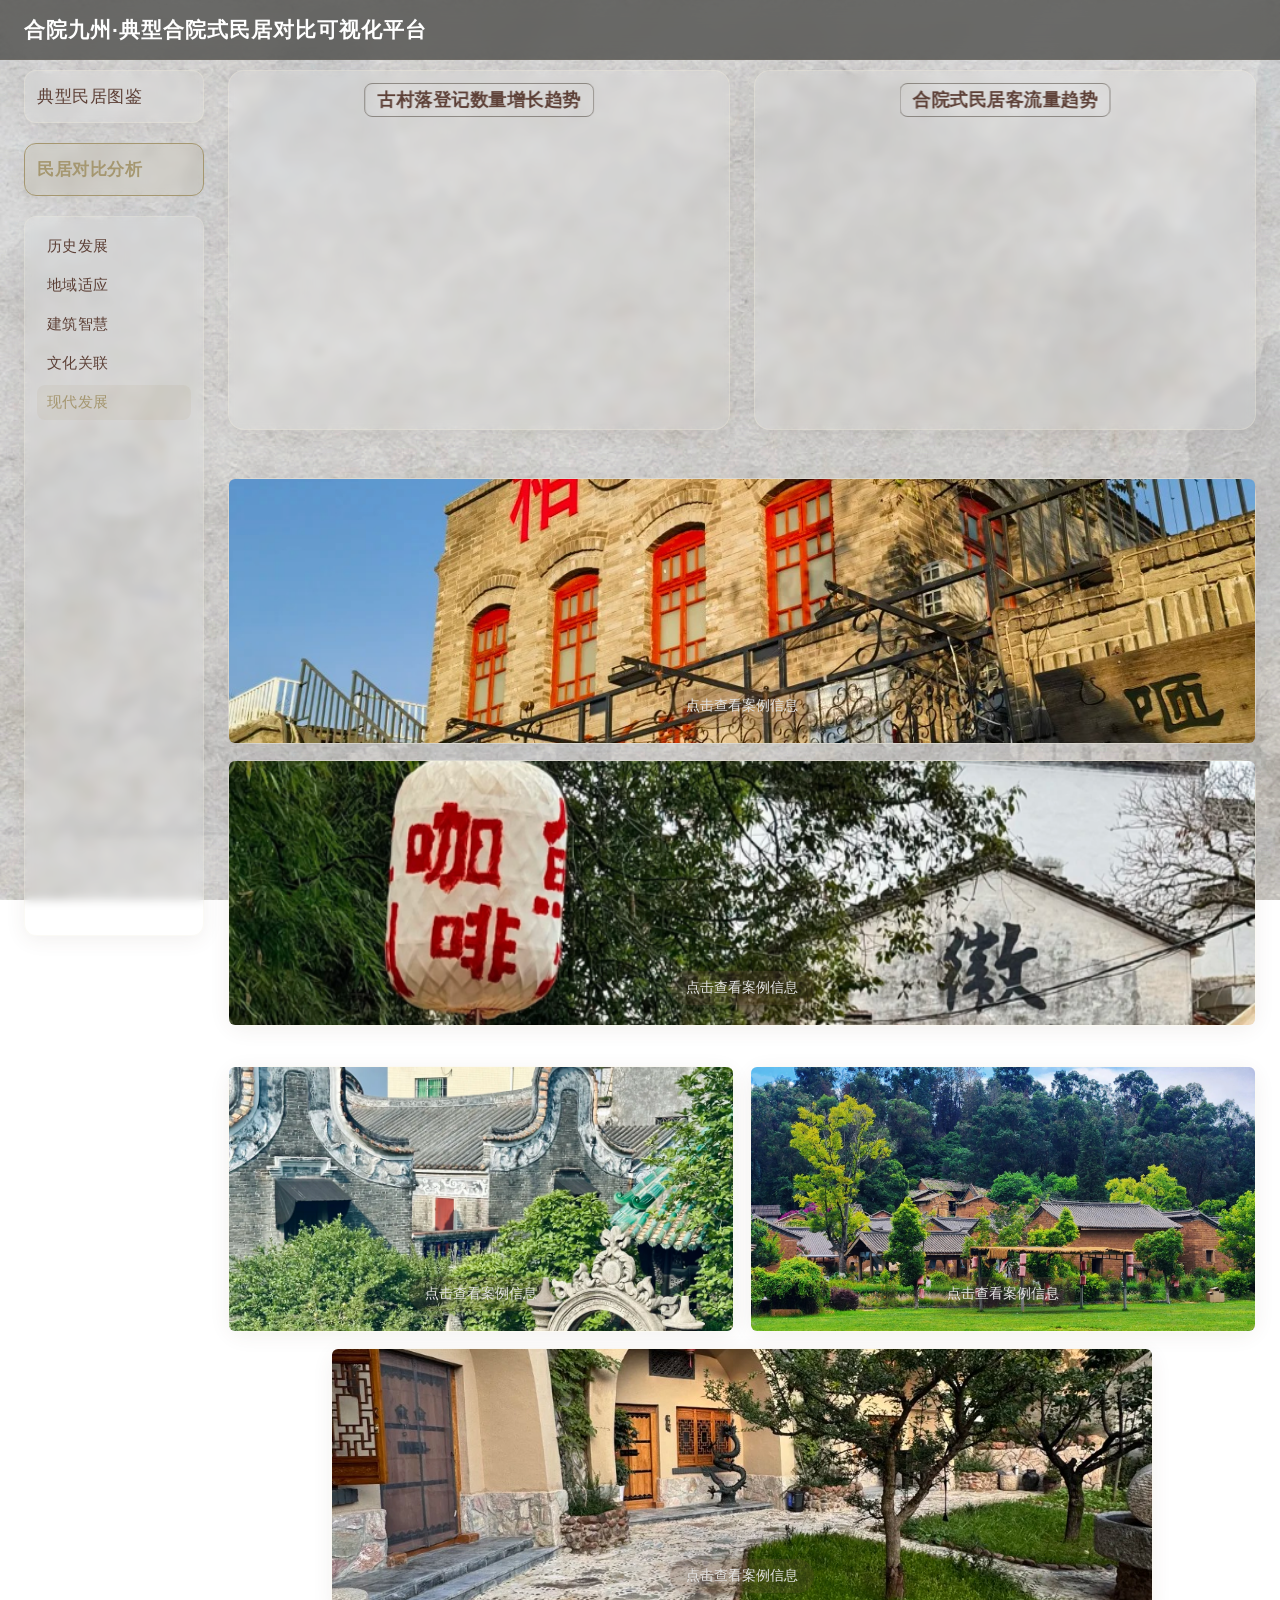
<file: sub5_modern.html>
<!DOCTYPE html>
<html lang="zh-CN">
<head>
    <meta charset="UTF-8">
    <meta name="viewport" content="width=device-width, initial-scale=1.0">
    <script src="https://cdn.bootcdn.net/ajax/libs/echarts/5.4.3/echarts.min.js"></script>
    <script src="https://cdn.bootcdn.net/ajax/libs/jquery/3.6.4/jquery.min.js"></script>
    <title>合院九州 · 现代发展</title>
    <link rel="stylesheet" href="assets/css/style.css">
    <link rel="stylesheet" href="https://cdn.bootcdn.net/ajax/libs/font-awesome/6.4.0/css/all.min.css">
    <style>
        .right-content {
            grid-template-rows: auto 1fr;
            gap: 24px;
            height: 100%;
        }
        /* 顶部两张图 */
        .top-charts {
            display:grid; 
            grid-template-columns:1fr 1fr; 
            gap:24px; 
            height:360px;
            margin-bottom: 24px;
        }
        .bottom-charts-row1 {
            display: grid;
            grid-template-columns: repeat(2, 1fr);
            gap: 16px;
            min-height: 220px;
        }
        .bottom-charts-row2 {
            display: grid;
            grid-template-columns: repeat(3, 1fr);
            gap: 16px;
            min-height: 220px;
            margin-top: 16px;
        }
        /* 图表封面图 —— 点击渐隐效果 + 半透明遮罩 */
        .chart-cover {
            position: absolute;
            left: 0;
            top: 0;
            width: 100%;
            height: 100%;
            background: #fff;
            z-index: 10;
            cursor: pointer;
            transition: opacity 0.8s ease;
            border-radius: 6px;
            overflow: hidden;
        }
        .chart-cover img {
            width: 100%;
            height: 100%;
            object-fit: cover;
            /* opacity: 0.7; */
        }
        /* 白色遮罩层 */
        .chart-cover::before {
            content: '';
            position: absolute;
            left: 0;
            top: 0;
            width: 100%;
            height: 100%;
            /* background: rgba(255, 255, 255, 0.35); */
            z-index: 1;
            pointer-events: none;
        }
        /* 点击查看提示 */
        .chart-cover::after {
            content: '点击查看案例信息';
            position: absolute;
            left: 50%;
            bottom: 20px;
            transform: translateX(-50%);
            background: rgba(93, 64, 55, 0.25);
            color: #e3e3e3;
            padding: 8px 16px;
            border-radius: 20px;
            font-size: 14px;
            z-index: 2;
            pointer-events: none;
            white-space: nowrap;
            box-shadow: 0 2px 8px rgba(0, 0, 0, 0.2);
        }
        .chart-cover.fade-out {
            opacity: 0;
            pointer-events: none;
        }
        @media (max-width: 1400px) {
            .bottom-charts-row1 { grid-template-columns: 1fr; }
            .bottom-charts-row2 { grid-template-columns: repeat(2, 1fr); }
            .bottom-charts-row2 .chart-card:nth-child(3) { grid-column: span 2; width:80%; margin:0 auto; }
        }
        @media (max-width: 992px) {
            .bottom-charts-row2 { grid-template-columns: 1fr; }
            .bottom-charts-row2 .chart-card:nth-child(3) { grid-column: span 1; width:100%; }
        }
    </style>
</head>
<body>
    <div class="background-container"></div>
    <div class="header">
        <h1>合院九州·典型合院式民居对比可视化平台</h1>
    </div>

    <div class="analysis-page" id="analysisPage">
        <!-- 左侧菜单 -->
        <div class="menu-column">
            <button class="main-menu-btn" id="menu1">典型民居图鉴</button>
            <button class="main-menu-btn active" id="menu2">民居对比分析</button>
            
            <div class="sub-menu-container" id="subMenu">
                <button class="sub-menu-item" data-type="history">历史发展</button>
                <button class="sub-menu-item" data-type="adaptation">地域适应</button>
                <button class="sub-menu-item" data-type="wisdom">建筑智慧</button>
                <button class="sub-menu-item" data-type="culture">文化关联</button>
                <button class="sub-menu-item active" data-type="modern">现代发展</button>
            </div>
        </div>

        <!-- 右侧图表区域 -->
        <div class="right-content">
            <!-- 第一行：top-charts 左右两个图表 -->
            <div class="top-charts">
                <div class="card chart-card">
                    <div class="chart-title">古村落登记数量增长趋势</div>
                    <div id="timelineBarChart" style="width:100%;height:100%;"></div>
                </div>
                <div class="card chart-card">
                    <div class="chart-title">合院式民居客流量趋势</div>
                    <div id="flowLineChart" style="width:100%;height:100%;"></div>
                </div>
            </div>
            
            <!-- 第二部分：两行图表（第一行2个，第二行3个） -->
            <div class="bottom-charts-container" style="display:flex;flex-direction:column;gap:24px;height:100%;">
                <!-- 第一行2个占位框 -->
                <div class="bottom-charts-row1">
                    <div class="card chart-card">
                        <div class="chart-title">北京四合院</div>
                        <!-- 覆盖图：点击后渐隐 -->
                        <div class="chart-cover" id="chart1Cover">
                            <img src="assets/data/images/现代照片/雨儿胡同.jpg" alt="雨儿胡同封面">
                        </div>
                        <div id="chart1" style="width:100%;height:100%;min-height:200px;margin-top:40px;"></div>
                    </div>
                    <div class="card chart-card">
                        <div class="chart-title">徽派民居</div>
                        <div class="chart-cover" id="chart2Cover">
                            <img src="assets/data/images/现代照片/西溪南镇.png" alt="西溪南镇封面">
                        </div>
                        <div id="chart2" style="width:100%;height:100%;min-height:200px;margin-top:40px;"></div>
                    </div>
                </div>
                <!-- 第二行3个占位框 -->
                <div class="bottom-charts-row2">
                    <div class="card chart-card">
                        <div class="chart-title">广府镬耳屋</div>
                        <div class="chart-cover" id="chart3Cover">
                            <img src="assets/data/images/现代照片/镬耳屋.png" alt="镬耳屋封面">
                        </div>
                        <div id="chart3" style="width:100%;height:100%;min-height:200px;margin-top:40px;"></div>
                    </div>
                    <div class="card chart-card">
                        <div class="chart-title">云南一颗印</div>
                        <div class="chart-cover" id="chart4Cover">
                            <img src="assets/data/images/现代照片/卧龙古渔村.jpg" alt="卧龙古渔村封面">
                        </div>
                        <div id="chart4" style="width:100%;height:100%;min-height:200px;margin-top:40px;"></div>
                    </div>
                    <div class="card chart-card">
                        <div class="chart-title">西北窑洞</div>
                        <div class="chart-cover" id="chart5Cover">
                            <img src="assets/data/images/现代照片/西北窑洞.jpg" alt="西北窑洞封面">
                        </div>
                        <div id="chart5" style="width:100%;height:100%;min-height:200px;margin-top:40px;"></div>
                    </div>
                </div>
            </div>
        </div>
    </div>

    <script src="assets/js/sub5.js"></script>
</body>
</html>
</file>
<file: assets/css/style.css>
* {
    margin: 0;
    padding: 0;
    box-sizing: border-box;
    font-family: "Ma Shan Zheng", "PingFang SC", "Microsoft YaHei", "Helvetica Neue", sans-serif;
}

/* 定义新中式主题变量 - 配色 */
:root {
    /* 基底色 */
    --bg-paper: #F0EAD6; /* 古纸米白 */
    --bg-gray: #E8E4D6;  /* 雅致浅灰 */
    --text-main: #5D4037; /* 深棕黑（主文字） */
    --text-sub: #8B7D6B;  /* 浅棕灰（次文字） */
    
    /* 点缀色（激活/强调） */
    --accent-gold: #a59770; /* 暗金 */
    --accent-red: #916767;  /* 朱红 */
    
    /* 毛玻璃参数 - 恢复毛玻璃，设置20px模糊+白色半透明背景 */
    --glass-bg: rgba(255, 255, 255, 0.1); /* 核心：白色半透明背景 */
    --glass-bg-hover: rgba(255, 255, 255, 0.15); /* 悬浮时稍亮 */
    --glass-border: 1px solid rgba(240, 234, 214, 0.3);
    --glass-border-active: 1px solid var(--accent-gold);
    --glass-blur: 5px; /* 核心：20px模糊 */
    --glass-shadow: 0 4px 20px rgba(93, 64, 55, 0.08);
    --glass-shadow-hover: 0 8px 30px rgba(93, 64, 55, 0.12);
}

/* 背景容器 - 适配古风纹理 */
.background-container {
    position: fixed;
    top: 0;
    left: 0;
    width: 100vw;
    height: 100vh;
    background-image: url('../古风纹理颜色.jpg');
    background-size: cover;
    background-position: center;
    background-attachment: fixed;
    /* 古风柔化滤镜：轻微降噪 */
    /* filter: sepia(5%) brightness(0.98) contrast(1.02) saturate(0.95); */
    z-index: -2;
}

body {
    background-color: transparent;
    overflow: hidden;
    height: 100vh;
    overflow-x: auto;
    overflow-y: auto;
    color: var(--text-main); /* 深棕黑主文字 */
    position: relative;
}

/* 毛玻璃通用样式 - 新中式重构 */
.glass-effect {
    background: var(--glass-bg);
    backdrop-filter: blur(var(--glass-blur));
    -webkit-backdrop-filter: blur(var(--glass-blur));
    border: var(--glass-border);
    box-shadow: var(--glass-shadow);
    border-radius: 20px; /* 圆角略收，更显雅致 */
    transition: all 0.4s cubic-bezier(0.25, 0.8, 0.25, 1);
}

/* 悬浮上浮效果 */
.glass-hover:hover {
    transform: translateY(-3px); /* 上浮幅度减小，更沉稳 */
    box-shadow: var(--glass-shadow-hover);
    background: var(--glass-bg-hover);
}

/* 头部毛玻璃样式 - 博物馆导航栏风格 */
.header {
    position: fixed;
    top: 0;
    left: 0;
    width: 100%;
    height: 60px;
    display: flex;
    align-items: center;
    padding: 0 24px;
    z-index: 100;
    /* 浅灰基底，更贴近博物馆顶部导航 */
    background: rgba(59, 59, 56, 0.7);
    backdrop-filter: blur(10px);
    -webkit-backdrop-filter: blur(10px);
    border-bottom: 1px solid rgba(139, 125, 107, 0.2);
}

.header h1 {
    font-size: 1.3rem;
    font-weight: 600;
    color: #fff;
    /* color: var(--text-main); */
    text-shadow: none; /* 移除白字阴影，改用实色更清晰 */
    letter-spacing: 1px; /* 增加字距，更具古风 */
}

/* 主布局 */
.analysis-page {
    width: 100%;
    height: 100vh;
    padding: 70px 24px 24px;
    display: grid;
    grid-template-columns: 180px 1fr;
    gap: 24px;
}

/* 左侧菜单列 */
.menu-column {
    display: flex;
    flex-direction: column;
    gap: 20px;
}

/* 主菜单按钮 - 新中式毛玻璃 */
.main-menu-btn {
    width: 100%;
    padding: 14px 12px;
    color: var(--text-main);
    font-size: 17px;
    font-weight: 500;
    cursor: pointer;
    background: var(--glass-bg); /* 使用毛玻璃背景变量 */
    backdrop-filter: blur(var(--glass-blur));
    -webkit-backdrop-filter: blur(var(--glass-blur));
    border: var(--glass-border);
    border-radius: 12px;
    box-shadow: var(--glass-shadow);
    transition: all 0.3s ease;
    display: flex;
    align-items: center;
    gap: 8px;
    letter-spacing: 0.5px;
}

.main-menu-btn.active {
    /* 激活态：保留毛玻璃背景，突出边框和文字颜色 */
    background: rgba(165, 151, 112, 0.15);
    color: var(--accent-gold);
    font-weight: 600;
    border-color: var(--glass-border-active);
}

.main-menu-btn:hover {
    background: var(--glass-bg-hover); /* 悬浮毛玻璃背景 */
    transform: translateY(-2px);
}

/* 子菜单容器 */
.sub-menu-container {
    width: 100%;
    height: calc(100vh - 180px);
    padding: 12px;
    overflow-y: auto;
    background: var(--glass-bg); /* 毛玻璃背景 */
    backdrop-filter: blur(var(--glass-blur));
    -webkit-backdrop-filter: blur(var(--glass-blur));
    border: 1px solid rgba(240, 234, 214, 0.25);
    border-radius: 12px;
    box-shadow: var(--glass-shadow);
}

/* 子菜单滚动条美化（增强古风） */
.sub-menu-container::-webkit-scrollbar {
    width: 6px;
}
.sub-menu-container::-webkit-scrollbar-thumb {
    background: var(--text-sub);
    border-radius: 3px;
}
.sub-menu-container::-webkit-scrollbar-track {
    background: transparent;
}

.sub-menu-item {
    width: 100%;
    padding: 8px 10px;
    margin-bottom: 4px;
    background-color: transparent; /* 保持透明，继承父容器毛玻璃 */
    border: none;
    border-radius: 8px;
    color: var(--text-main);
    font-size: 15px;
    text-align: left;
    cursor: pointer;
    transition: all 0.2s ease;
    letter-spacing: 0.3px;
}

.sub-menu-item:hover {
    background: rgba(255, 255, 255, 0.05); /* 悬浮轻微高亮 */
}

.sub-menu-item.active {
    background: rgba(165, 151, 112, 0.1); /* 激活态轻微高亮 */
    color: var(--accent-gold);
    font-weight: 500;
}

/* 右侧内容区 */
.right-content {
    display: grid;
    grid-template-rows: 1fr 1fr;
    gap: 20px;
}

.top-cards {
    width: 100%;
    display: flex;
    flex-direction: column;
    gap: 18px;
    box-sizing: border-box;
    padding: 0;
    margin: 0;
}

.top-cards-content {
    display: grid;
    grid-template-columns: 1fr 1fr;
    gap: 20px;
    box-sizing: border-box;
}

.bottom-charts {
    display: grid;
    grid-template-columns: 1fr 1fr 1fr;
    gap: 20px;
}

/* 核心卡片样式 - 毛玻璃 */
.card {
    background: var(--glass-bg); /* 毛玻璃背景 */
    backdrop-filter: blur(var(--glass-blur));
    -webkit-backdrop-filter: blur(var(--glass-blur));
    border: var(--glass-border);
    box-shadow: var(--glass-shadow);
    border-radius: 16px;
    transition: all 0.4s cubic-bezier(0.25, 0.8, 0.25, 1);
    padding: 16px;
    display: flex;
    flex-direction: column;
    align-items: center;
    justify-content: center;
    text-align: center;
    height: 100%;
}

/* 单独写卡片的悬浮效果 */
.card:hover {
    transform: translateY(-3px);
    box-shadow: var(--glass-shadow-hover);
    background: var(--glass-bg-hover); /* 悬浮毛玻璃背景 */
    border-color: rgba(240, 234, 214, 0.4);
}

.chart-card {
    padding: 12px;
    display: flex;
    flex-direction: column;
    height: 100%;
    position: relative;
}

/* 图表标题样式 - 新中式 */
.chart-title {
    position: absolute;
    top: 12px;
    left: 50%;
    transform: translateX(-50%);
    font-size: 18px;
    font-weight: 600;
    color: var(--text-main);
    /* 标题背景改为透明 */
    background: transparent;
    backdrop-filter: blur(8px);
    -webkit-backdrop-filter: blur(8px);
    padding: 4px 12px;
    border-radius: 8px;
    border: 1px solid rgba(71, 62, 53, 0.5);
    z-index: 10;
    letter-spacing: 0.5px;
}

/* 分析标题 */
.analysis-title {
    width: 100%;
    text-align: center;
    padding: 14px 0;
    margin-bottom: 18px;
    border-bottom: 1px solid rgba(139, 125, 107, 0.2);
    box-sizing: border-box;
    margin: 0 auto 18px;
    display: flex;
    justify-content: center;
    align-items: center;
}

.analysis-title-text {
    font-size: 32px;
    font-weight: 600;
    color: var(--text-main);
    letter-spacing: 3px; /* 增大字距，强化古风 */
    padding: 0 20px;
    position: relative;
    display: inline-block;
    text-shadow: none;
}

.analysis-title-text::before,
.analysis-title-text::after {
    content: '';
    position: absolute;
    top: 50%;
    width: 14px;
    height: 1px;
    background-color: var(--text-sub);
    transform: translateY(-50%);
}

.analysis-title-text::before { left: 0; }
.analysis-title-text::after { right: 0; }

/* 图片切换卡片 */
.img-switch-card {
    display: flex;
    flex-direction: column;
    justify-content: center;
    padding: 18px 18px 28px; /* 增加底部内边距 */
    height: 100%;
    min-height: 400px; /* 根据需要调整，确保有足够高度 */
}

.img-display {
    width: 100%;
    height: calc(100% - 40px); /* 减去按钮和标题的高度，避免重叠 */
    border-radius: 12px;
    background: transparent;
    backdrop-filter: none;
    -webkit-backdrop-filter: none;
    border: 1px solid rgba(240, 234, 214, 0.3);
    background-size: cover;
    background-position: center;
    margin-top: 10px;
}

/* 切换按钮 */
.switch-btns {
    display: flex;
    justify-content: center; /* 从space-around改为center，居中排列 */
    gap: 12px; /* 按钮之间的间距，替代space-around */
    width: 100%;
    margin-bottom: 18px;
    position: relative;
    z-index: 20;
}

/* 信息卡片 */
.info-card {
    display: flex;
    flex-direction: column;
    justify-content: flex-start;
    padding: 18px;
    text-align: left;
    overflow-y: auto;
    height: 100%;
}

/* 信息卡片滚动条 */
.info-card::-webkit-scrollbar {
    width: 5px;
}
.info-card::-webkit-scrollbar-thumb {
    background: var(--text-sub);
    border-radius: 2.5px;
}
.info-card::-webkit-scrollbar-track {
    background: transparent;
}

.basic-info {
    line-height: 1.9;
    font-size: 17px;
    color: var(--text-main);
    flex-shrink: 0;
    letter-spacing: 0.3px;
}

.culture-scene-img {
    width: 100%;
    height: 80%;
    display: flex;
    align-items: center;
    justify-content: center;
    border-radius: 12px;
    /* 图片容器改为完全透明 */
    background: transparent;
    border: 1px solid rgba(240, 234, 214, 0.3);
    margin-bottom: 14px;
    overflow: hidden;
}

.desc-text {
    font-size: 15px;
    color: var(--text-sub);
    line-height: 1.7;
    margin-top: 8px;
    letter-spacing: 0.3px;
}

/* 图表容器 */
#radarChart, #pieChart {
    width: 100%;
    flex: 1;
    min-height: 200px;
}

/* 词云卡片 - 恢复毛玻璃背景 */
.wordcloud-wrapper {
    width: 100%;
    height: 100%;
    display: flex;
    flex-direction: column;
    align-items: center;
    justify-content: center;
    padding-top: 35px;
}

.wordcloud-img {
    width: 100%;
    height: 85%;
    border-radius: 12px;
    /* 词云背景改为完全透明 */
    background: transparent;
    border: 1px solid rgba(139, 125, 107, 0.2);
    object-fit: contain;
    min-height: 250px;
}

/* 图标样式 */
.icon-home, .icon-compare {
    width: 17px;
    height: 17px;
    stroke: currentColor;
    stroke-width: 2.2; /* 描边加粗，更显古朴 */
    fill: none;
    font-family: "Ma Shan Zheng", "PingFang SC", "Microsoft YaHei", "Helvetica Neue", sans-serif;
}

.culture-scene {
    display: flex;
    flex-direction: column;
    height: 100%;
    justify-content: space-between;
}

.culture-scene-img img {
    width: 100%;
    height: 100%;
    object-fit: contain;
    border-radius: 12px;
}

/* 移动端适配 */
@media (max-width: 992px) {
    .analysis-page {
        grid-template-columns: 1fr;
        grid-template-rows: auto 1fr;
    }
    .menu-column {
        flex-direction: row;
        margin-bottom: 16px;
        gap: 10px;
    }
    .main-menu-btn {
        flex: 1;
        padding: 12px 8px;
        font-size: 15px;
    }
    .sub-menu-container {
        height: auto;
        max-height: 120px;
    }
    .top-cards-content {
        grid-template-columns: 1fr;
    }
    .bottom-charts {
        grid-template-columns: 1fr;
    }
    .img-display {
        height: 60%;
    }
    .culture-scene-img {
        height: 100%;
    }
    .wordcloud-img {
        height: 250px;
    }
}

@media (max-width: 768px) {
    .analysis-title-text {
        font-size: 22px;
        letter-spacing: 2px;
        padding: 0 16px;
    }
    .analysis-title-text::before,
    .analysis-title-text::after {
        width: 10px;
    }
    .header h1 {
        font-size: 1.1rem;
    }
}
</file>
